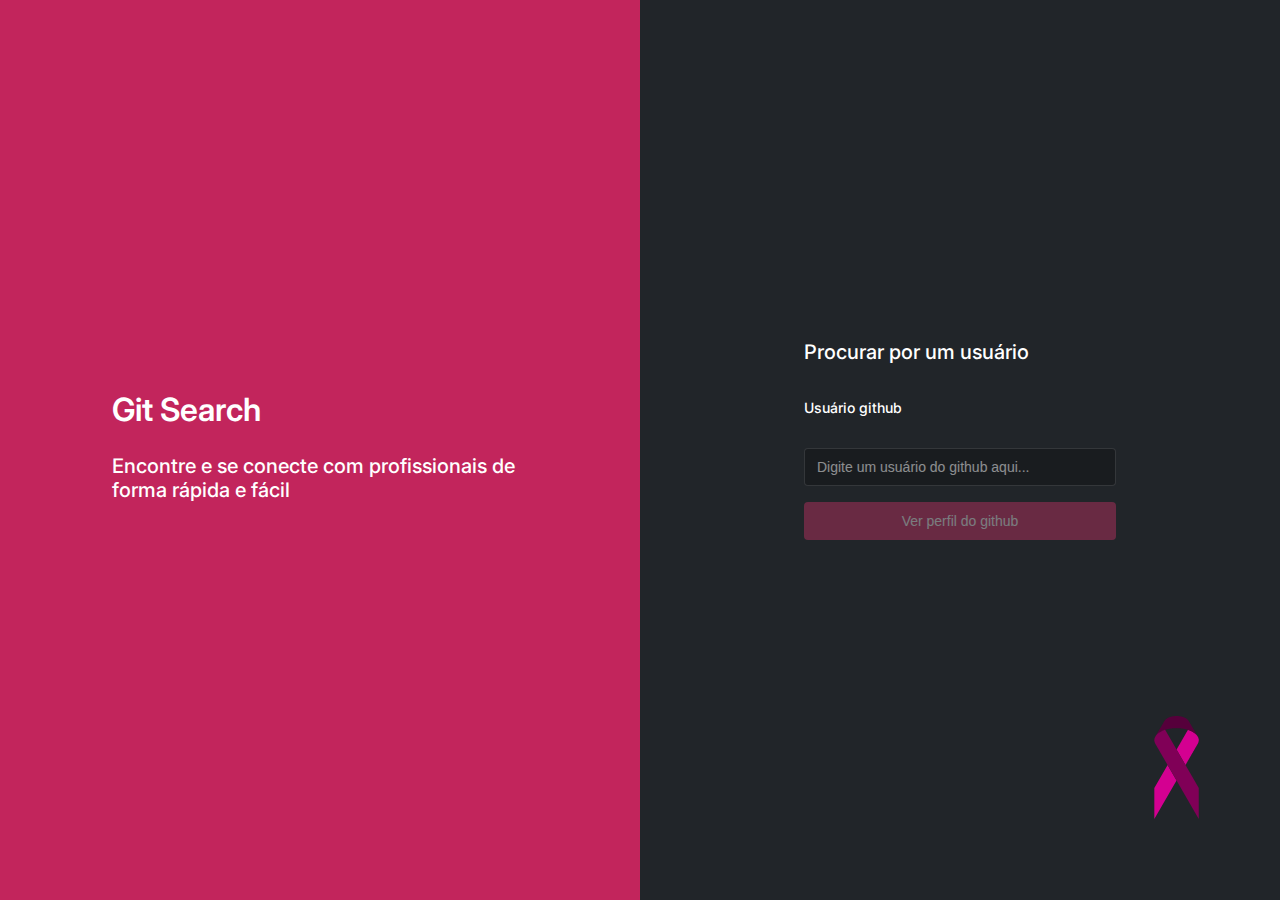
<file: index.html>
<!DOCTYPE html>
<html lang="pt-br">
  <head>
    <meta charset="UTF-8" />
    <meta http-equiv="X-UA-Compatible" content="IE=edge" />
    <meta name="viewport" content="width=device-width, initial-scale=1.0" />
    <link rel="preconnect" href="https://fonts.googleapis.com">
    <link rel="preconnect" href="https://fonts.gstatic.com" crossorigin>
    <link href="https://fonts.googleapis.com/css2?family=Inter:wght@400;500;600;700&display=swap" rel="stylesheet">
    <link rel="stylesheet" href="./styles/animations.css" />
    <link rel="stylesheet" href="./styles/fonts.css" />
    <link rel="stylesheet" href="./styles/input.css" />
    <link rel="stylesheet" href="./styles/buttons.css" />
    <link rel="stylesheet" href="./styles/flex.css" />
    <link rel="stylesheet" href="./styles/globalStyles.css" />
    <link rel="stylesheet" href="./pages/home/index.css" />
    <title>Git Search</title>
  </head>
  <body class="flex flex-column body-desktop">
    <img src="img/pink-ribbon2.png" alt="" class="pink">
    <aside class="flex">
      <section class="flex flex-column gap32 home-mobile desktop">
        <h1 class="title1">Git Search</h1>
        <h2 class="title2">Encontre e se conecte com profissionais de forma rápida e fácil</h2>
        <div class="recent flex gap16 align-center">
          <p class="text2">Achados Recentemente:</p>
          <div class="flex gap16">
            <ul class="recent-users flex gap20">
            </ul>
          </div>
        </div>
      </section>
    </aside>
    <main class="flex">
      <section class="flex flex-column gap32 home-mobile desktop">
        <h2 class="title2">Procurar por um usuário</h2>
        <div class="flex flex-column gap16">
          <label class="title3" for="git-user">Usuário github</label>
          <input id="git-user" type="text" placeholder="Digite um usuário do github aqui...">
          <p class="alert hide">Usuário não encontrado!</p>
          <button id="button-search" class="button-search-disabled animate-button">Ver perfil do github</button>
        </div>
      </section>
    </main>
    <script src="./scripts/renders.js"></script>
    <script src="./pages/home/index.js"></script>
  </body>
</html>
</file>
<file: styles/fonts.css>
.title1 {
    font-size: 2rem;
    font-weight: 600;
}

.title2 {
    font-size: 1.25rem;
    font-weight: 500;
}

.title3 {
    font-size: 0.875rem;
    font-weight: 500;
}

.text1 {
    font-size: 1.25rem;
    font-weight: 400;
}

.text2 {
    font-size: 1rem;
    font-weight: 400;
}
</file>
<file: styles/input.css>
input {
    background-color: var(--color-grey-1);
    color: var(--color-grey-7);
    padding-left: 0.75rem;
    height: 2.375rem;
    border-radius: var(--radius-default1);
    border: 1px solid rgba(255, 255, 255, 0.12);
    font-size: 0.875rem;
    font-weight: 400;
}

input::placeholder {
    color: var(--color-grey-7);
    opacity: 0.5;
    font-size: 0.875rem;
}
</file>
<file: styles/buttons.css>
button {
    background-color: var(--color-brand-2);
    border: none;
    color: var(--color-grey-7);
    border-radius: var(--radius-default1);
    min-height: 2.375rem;
    font-size: 0.875rem;
    font-weight: 500;
    padding: 0 1.5rem;
    cursor: pointer;    
    transition: 0.3s;

}

.button-search-disabled {
    opacity: 0.4;
    cursor: default;
    transition: 0.3s;
}

.button-card {
    padding: 0 0.5rem;
    opacity: 1;
    background-color: transparent;
    border: 1px solid var(--color-grey-7);
}

.button-card:hover {
    background-color: var(--color-brand-2);
    border: 1px solid var(--color-brand-2);    
}

.button-nav {
    padding: 0 0.75rem;
    opacity: 1;
    background-color: var(--color-grey-4);
    color: var(--color-grey-7);
    font-size: 0.875rem;
    font-weight: 600;
}

.button-nav:hover {
    background-color: var(--color-brand-2);
}
</file>
<file: styles/flex.css>
.flex {
    display: flex;
}

.flex-column {
    flex-direction: column;
}

.justify-space-between {
    justify-content: space-between;
}

.justify-center {
    justify-content: center;
}

.justify-start {
    justify-content: flex-start;
}

.align-center {
    align-items: center;
}

.gap16 {
    gap: 1rem;
}

.gap20 {
    gap: 1.25rem;
}

.gap32 {
    gap: 2rem;
}
</file>
<file: styles/globalStyles.css>
* {
  margin: 0;
  padding: 0;
  box-sizing: border-box;
  list-style: none;
}

:root{
    --color-brand-1: #C2255C;
    --color-brand-2: #D6336C;
    --color-grey-1:  #191C1F;
    --color-grey-2:  #212529;
    --color-grey-3:  #33363A;
    --color-grey-4:  #373B3E;
    --color-grey-6:  #A6A8A9;
    --color-grey-7:  #FFFFFF;
    --color-alert:   #C22554;

    --radius-default1: 0.25rem;
    --radius-default2: 0.50rem;
}

body {
  width: 100vw;
  background-color: var(--color-grey-2);
  color: var(--color-grey-7);
  font-family: 'Inter', sans-serif;
  line-height: 150%;

}

.pink {
  position: fixed;
  bottom: 5rem;
  right: 5rem;
}

.home-mobile {
  width: 90%;
  padding: 3rem 0;
  margin: 0 auto;
}

.container {
  max-width: 60rem;
  width: 100%;
}

.hide {
  display: none;
}
</file>
<file: pages/home/index.css>
body {
    overflow-y: hidden;
}

aside {
    background-color: var(--color-brand-1);
    color: var(--color-grey-7);
}

aside section {
    max-width: 25rem;
    animation: aside-intro 0.5s cubic-bezier(0, 0, 0.5, 1.5);

}

aside section .recent {
    min-height: 5.75rem;
}

main section {
    max-width: 25rem; 
    animation: main-intro 0.5s cubic-bezier(0, 0, 0.5, 1.5);
}

main div label {
    margin-bottom: 0.75rem;
}

main div button {
    margin-bottom: 1.25rem;
    width: 100%;       
}

.recent-users li {
    position: relative;
}

.recent-users li figcaption {
    padding: 0 0.5rem;
    position: absolute;
    bottom: -2rem;
    width: max-content;
    white-space: wrap;
    left: -3.125rem;
    background-color: var(--color-grey-7);
    color: var(--color-grey-2);
    border-radius: var(--radius-default1);
    animation-name: animate-figcaption;
    animation-duration: 0.5s;    
    
}

figure {
    width: 45px;
    height: 45px;
    opacity: 0.7;
    cursor: pointer;
    border-radius: 50%;
    overflow: hidden;
    display: flex;
}

figure:hover {
    transition: 0.3s;
    outline: 1.5px solid var(--color-grey-7);
    scale: 1.2;
    opacity: 1;
}

figure img {
    pointer-events: none;
}

.empty-list {
    max-width: 10rem;
    width: 100%;
    text-align: center;
    padding: 0.5rem 2rem;
    border: 2px solid var(--color-grey-7);
    border-radius: var(--radius-default2);
}

.alert {
    font-size: 0.875rem;
    font-weight: 400;
    color: var(--color-alert);   
    animation-name: show-alert; 
    animation-duration: 0.5s;
}

.spinner {
    animation-name: spinner;
    animation-duration: 1s;
    animation-iteration-count: infinite;
}

@media (max-width: 20rem) {
    .recent {
        flex-direction: column;
    }
}

@media (min-width: 43rem) {
    .body-desktop {
        flex-direction: row;
    }

    aside {
        height: 100vh;
        width: 50%;
    }

    aside section {
        max-width: 26rem;
    }

    main {
        width: 50%;
    }

    main section {
        max-width: 19.5rem;
    }

    .desktop {
        justify-content: center;
        width: 90%;
    }

}
</file>
<file: styles/animations.css>
@keyframes animate-figcaption {
    0% {
        opacity: 0;
        transform: scale3d(0.1, 0.1, 1);
    }

    80% {
        opacity: 0.3;
        transform: scale3d(0.3, 0.3, 1);
    }
    100% {
        opacity: 1;

    }    
}

@keyframes spinner {
    0% {
        transform: rotate(0);
    }

    100% {
        transform: rotate(360deg);

    }
}

@keyframes show-alert {
    0% {
        opacity: 0;
        transform: scaleY(0.1);
    }

    100% {
        opacity: 1;
    }    
}


@keyframes animate-octocat {
    0% {
        transform: rotate(0) scale(1);        
    }

    15% {
        transform: rotate(0) scale(0.75);

    }
    50% {
        transform: rotate(360deg) scale(0.8);        

    }

    100% {
        transform: rotate(360deg) scale(1);
    }    
}

@keyframes hide-octocat {
    0% {
        opacity: 1;
    }
    100% {
        opacity: 0;
    }    
}

@keyframes aside-intro {
    0% {
        transform: translateY(-100%);
        opacity: 0;
    }

    100% {
        transform: translateY(0);
        opacity: 1;
    }
    
}

@keyframes main-intro {
    0% {
        transform: translateY(100%);
        opacity: 0;
    }

    100% {
        opacity: 1;
    }
    
}
</file>
